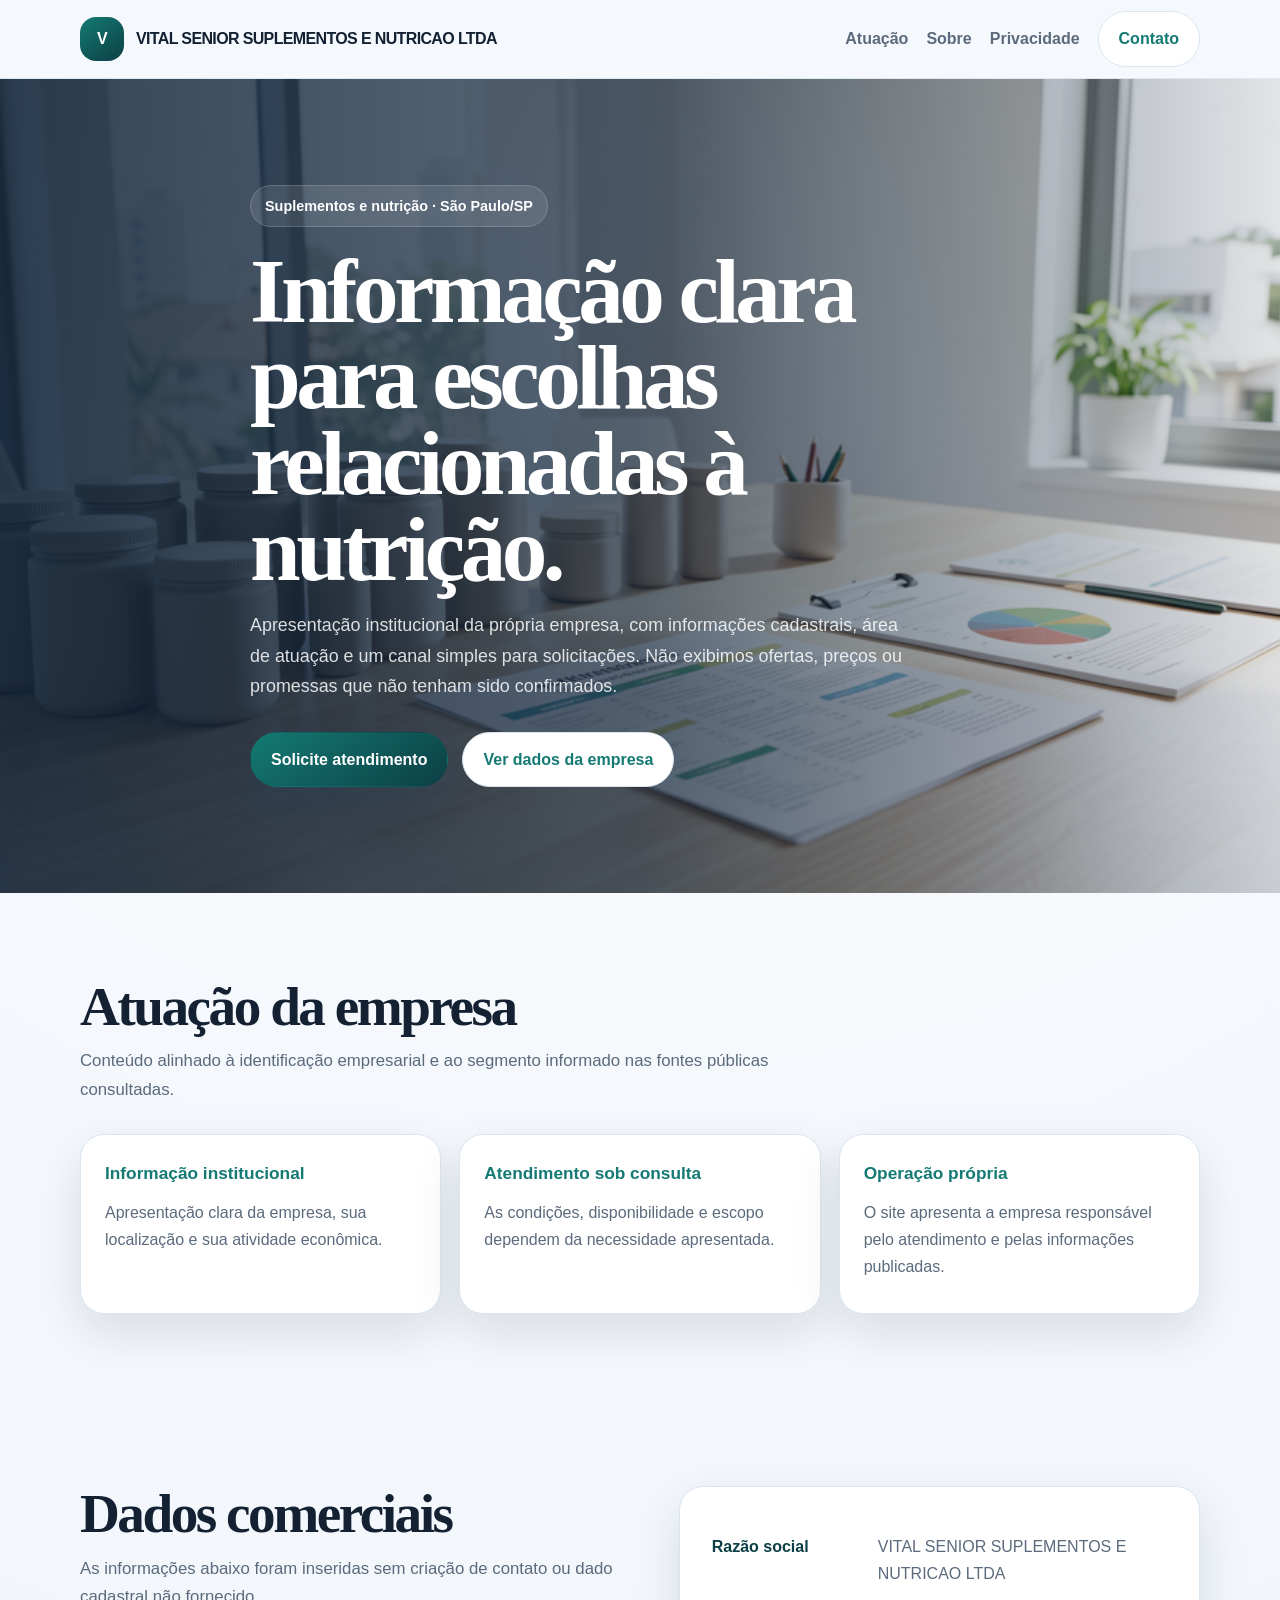
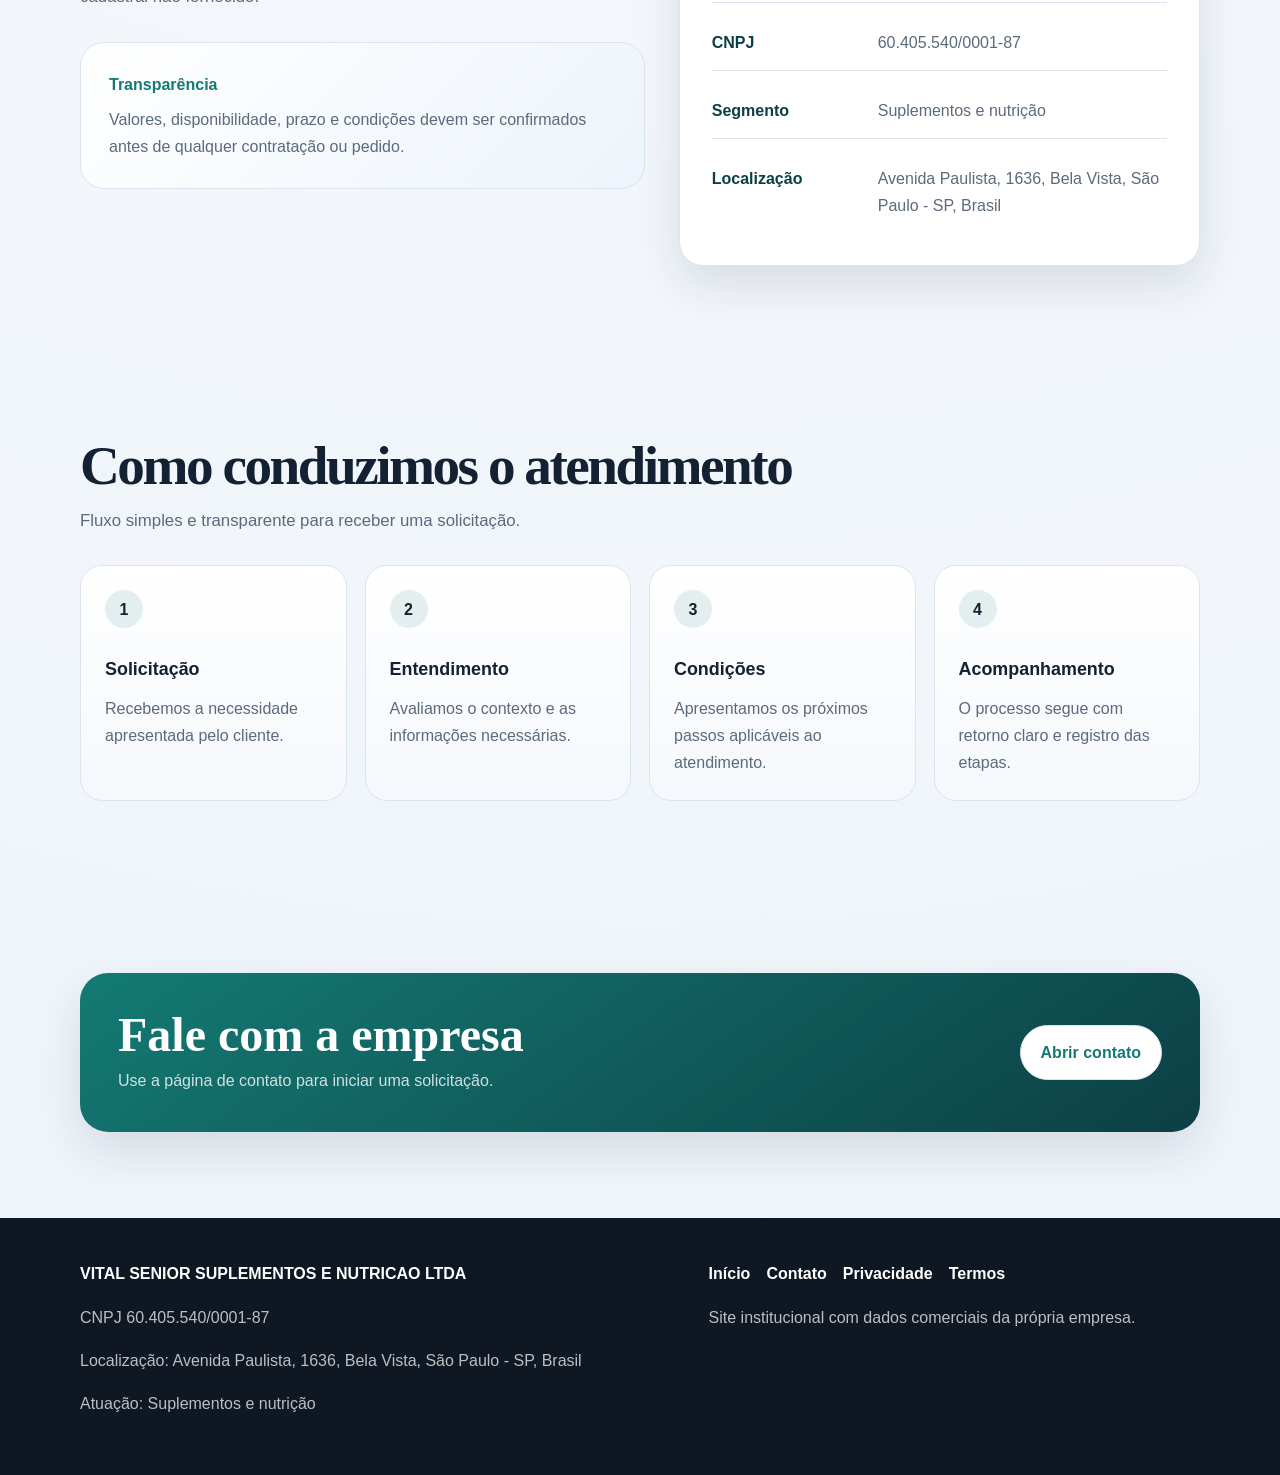
<file: index.html>
<!DOCTYPE html><html lang="pt-BR"><head><meta charset="UTF-8"><meta name="viewport" content="width=device-width, initial-scale=1.0"><meta name="description" content="VITAL SENIOR SUPLEMENTOS E NUTRICAO LTDA — Suplementos e nutrição."><title>Início — VITAL SENIOR SUPLEMENTOS E NUTRICAO LTDA</title><link rel="stylesheet" href="styles.css"></head><body><header class="header"><div class="container header-inner"><a class="logo" href="index.html"><span class="mark">V</span><span>VITAL SENIOR SUPLEMENTOS E NUTRICAO LTDA</span></a><nav class="nav"><a href="index.html#atuacao">Atuação</a><a href="index.html#sobre">Sobre</a><a href="privacy.html">Privacidade</a><a href="contact.html" class="btn btn-secondary">Contato</a></nav></div></header><main><section class="hero"><img src="images/banner.png" alt="Imagem institucional relacionada à atuação da empresa" loading="eager"><div class="container hero-content"><span class="eyebrow">Suplementos e nutrição · São Paulo/SP</span><h1>Informação clara para escolhas relacionadas à nutrição.</h1><p>Apresentação institucional da própria empresa, com informações cadastrais, área de atuação e um canal simples para solicitações. Não exibimos ofertas, preços ou promessas que não tenham sido confirmados.</p><div class="hero-actions"><a class="btn btn-primary" href="contact.html">Solicite atendimento</a><a class="btn btn-secondary" href="#sobre">Ver dados da empresa</a></div></div></section><section class="section" id="atuacao"><div class="container"><div class="section-head"><h2>Atuação da empresa</h2><p>Conteúdo alinhado à identificação empresarial e ao segmento informado nas fontes públicas consultadas.</p></div><div class="grid services"><article class="service"><strong>Informação institucional</strong><p>Apresentação clara da empresa, sua localização e sua atividade econômica.</p></article><article class="service"><strong>Atendimento sob consulta</strong><p>As condições, disponibilidade e escopo dependem da necessidade apresentada.</p></article><article class="service"><strong>Operação própria</strong><p>O site apresenta a empresa responsável pelo atendimento e pelas informações publicadas.</p></article></div></div></section><section class="section" id="sobre"><div class="container split"><div><div class="section-head"><h2>Dados comerciais</h2><p>As informações abaixo foram inseridas sem criação de contato ou dado cadastral não fornecido.</p></div><div class="notice"><strong>Transparência</strong><p>Valores, disponibilidade, prazo e condições devem ser confirmados antes de qualquer contratação ou pedido.</p></div></div><aside class="panel"><div class="facts"><div class="fact"><span>Razão social</span><p>VITAL SENIOR SUPLEMENTOS E NUTRICAO LTDA</p></div><div class="fact"><span>CNPJ</span><p>60.405.540/0001-87</p></div><div class="fact"><span>Segmento</span><p>Suplementos e nutrição</p></div><div class="fact"><span>Localização</span><p>Avenida Paulista, 1636, Bela Vista, São Paulo - SP, Brasil</p></div></div></aside></div></section><section class="section"><div class="container"><div class="section-head"><h2>Como conduzimos o atendimento</h2><p>Fluxo simples e transparente para receber uma solicitação.</p></div><div class="grid process"><article class="step"><b>1</b><h3>Solicitação</h3><p>Recebemos a necessidade apresentada pelo cliente.</p></article><article class="step"><b>2</b><h3>Entendimento</h3><p>Avaliamos o contexto e as informações necessárias.</p></article><article class="step"><b>3</b><h3>Condições</h3><p>Apresentamos os próximos passos aplicáveis ao atendimento.</p></article><article class="step"><b>4</b><h3>Acompanhamento</h3><p>O processo segue com retorno claro e registro das etapas.</p></article></div></div></section><section class="section"><div class="container cta-band"><div><h2>Fale com a empresa</h2><p>Use a página de contato para iniciar uma solicitação.</p></div><a class="btn btn-secondary" href="contact.html">Abrir contato</a></div></section></main><footer class="footer"><div class="container footer-grid"><div><strong>VITAL SENIOR SUPLEMENTOS E NUTRICAO LTDA</strong><p>CNPJ 60.405.540/0001-87</p><p>Localização: Avenida Paulista, 1636, Bela Vista, São Paulo - SP, Brasil</p><p>Atuação: Suplementos e nutrição</p></div><div><div class="links"><a href="index.html">Início</a><a href="contact.html">Contato</a><a href="privacy.html">Privacidade</a><a href="terms.html">Termos</a></div><p>Site institucional com dados comerciais da própria empresa.</p></div></div></footer></body></html>
</file>
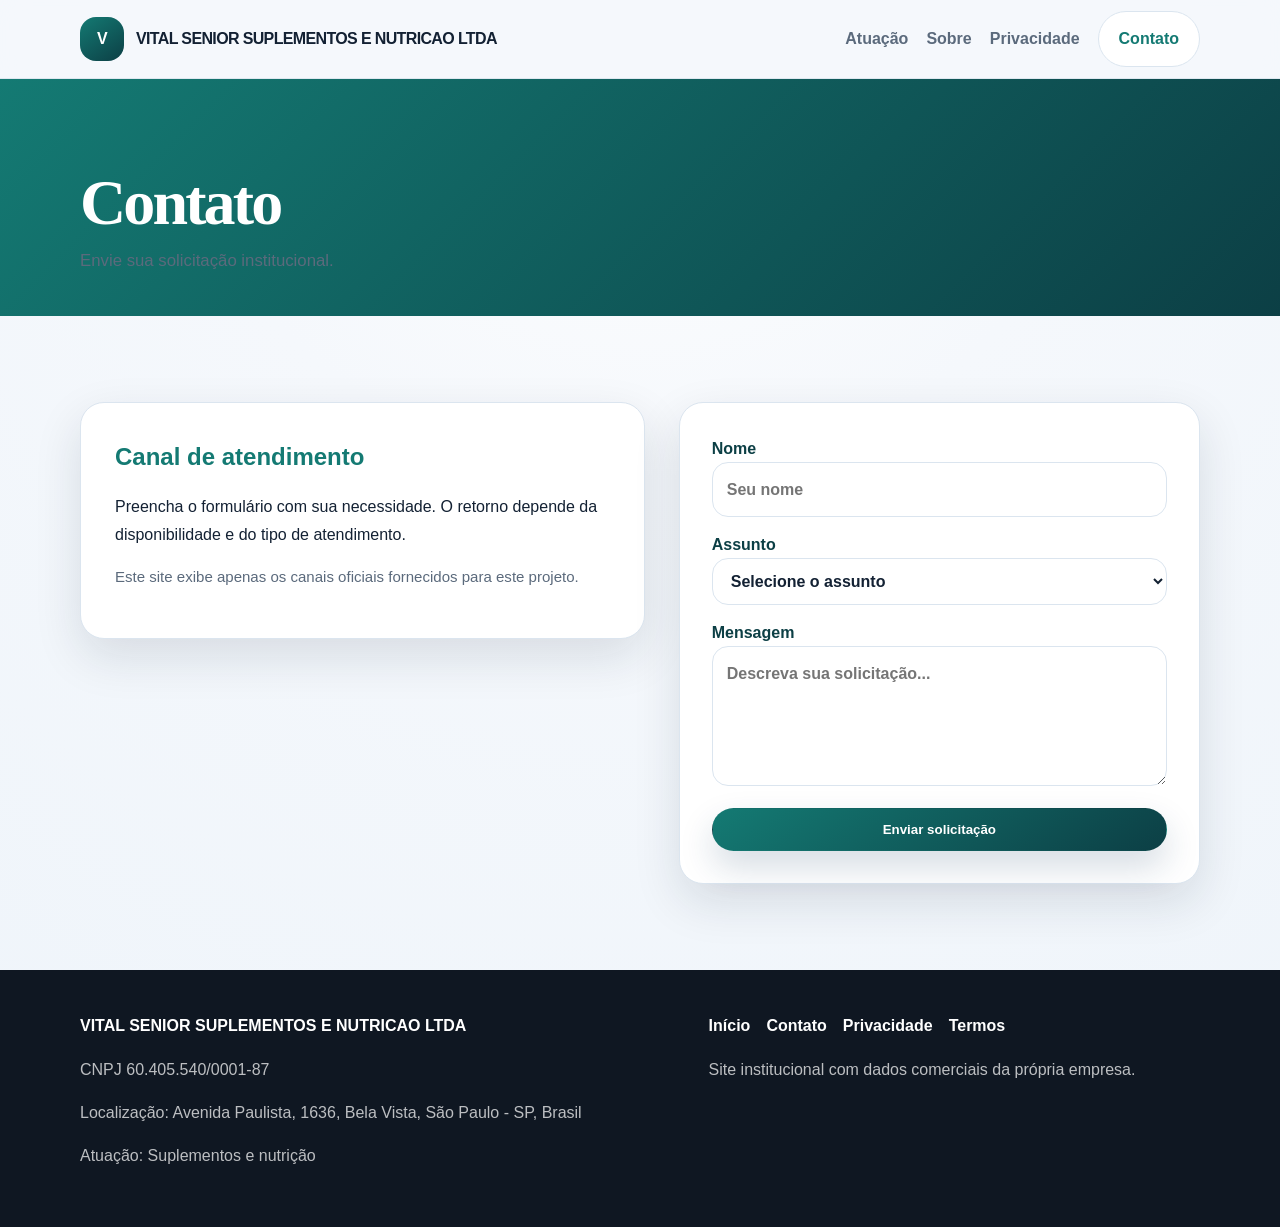
<file: contact.html>
<!DOCTYPE html><html lang="pt-BR"><head><meta charset="UTF-8"><meta name="viewport" content="width=device-width, initial-scale=1.0"><meta name="description" content="VITAL SENIOR SUPLEMENTOS E NUTRICAO LTDA — Suplementos e nutrição."><title>Contato — VITAL SENIOR SUPLEMENTOS E NUTRICAO LTDA</title><link rel="stylesheet" href="styles.css"></head><body><header class="header"><div class="container header-inner"><a class="logo" href="index.html"><span class="mark">V</span><span>VITAL SENIOR SUPLEMENTOS E NUTRICAO LTDA</span></a><nav class="nav"><a href="index.html#atuacao">Atuação</a><a href="index.html#sobre">Sobre</a><a href="privacy.html">Privacidade</a><a href="contact.html" class="btn btn-secondary">Contato</a></nav></div></header><main><section class="page-hero"><div class="container"><h1>Contato</h1><p>Envie sua solicitação institucional.</p></div></section><section class="section"><div class="container split"><div class="content"><h2>Canal de atendimento</h2><p>Preencha o formulário com sua necessidade. O retorno depende da disponibilidade e do tipo de atendimento.</p><p class="small">Este site exibe apenas os canais oficiais fornecidos para este projeto.</p></div><form class="panel form"><label>Nome<input name="nome" placeholder="Seu nome"></label><label>Assunto<select name="assunto"><option>Selecione o assunto</option><option>Informações sobre a empresa</option><option>Produtos ou serviços</option><option>Outro</option></select></label><label>Mensagem<textarea name="mensagem" placeholder="Descreva sua solicitação..."></textarea></label><button class="btn btn-primary" type="submit">Enviar solicitação</button></form></div></section></main><footer class="footer"><div class="container footer-grid"><div><strong>VITAL SENIOR SUPLEMENTOS E NUTRICAO LTDA</strong><p>CNPJ 60.405.540/0001-87</p><p>Localização: Avenida Paulista, 1636, Bela Vista, São Paulo - SP, Brasil</p><p>Atuação: Suplementos e nutrição</p></div><div><div class="links"><a href="index.html">Início</a><a href="contact.html">Contato</a><a href="privacy.html">Privacidade</a><a href="terms.html">Termos</a></div><p>Site institucional com dados comerciais da própria empresa.</p></div></div></footer></body></html>
</file>
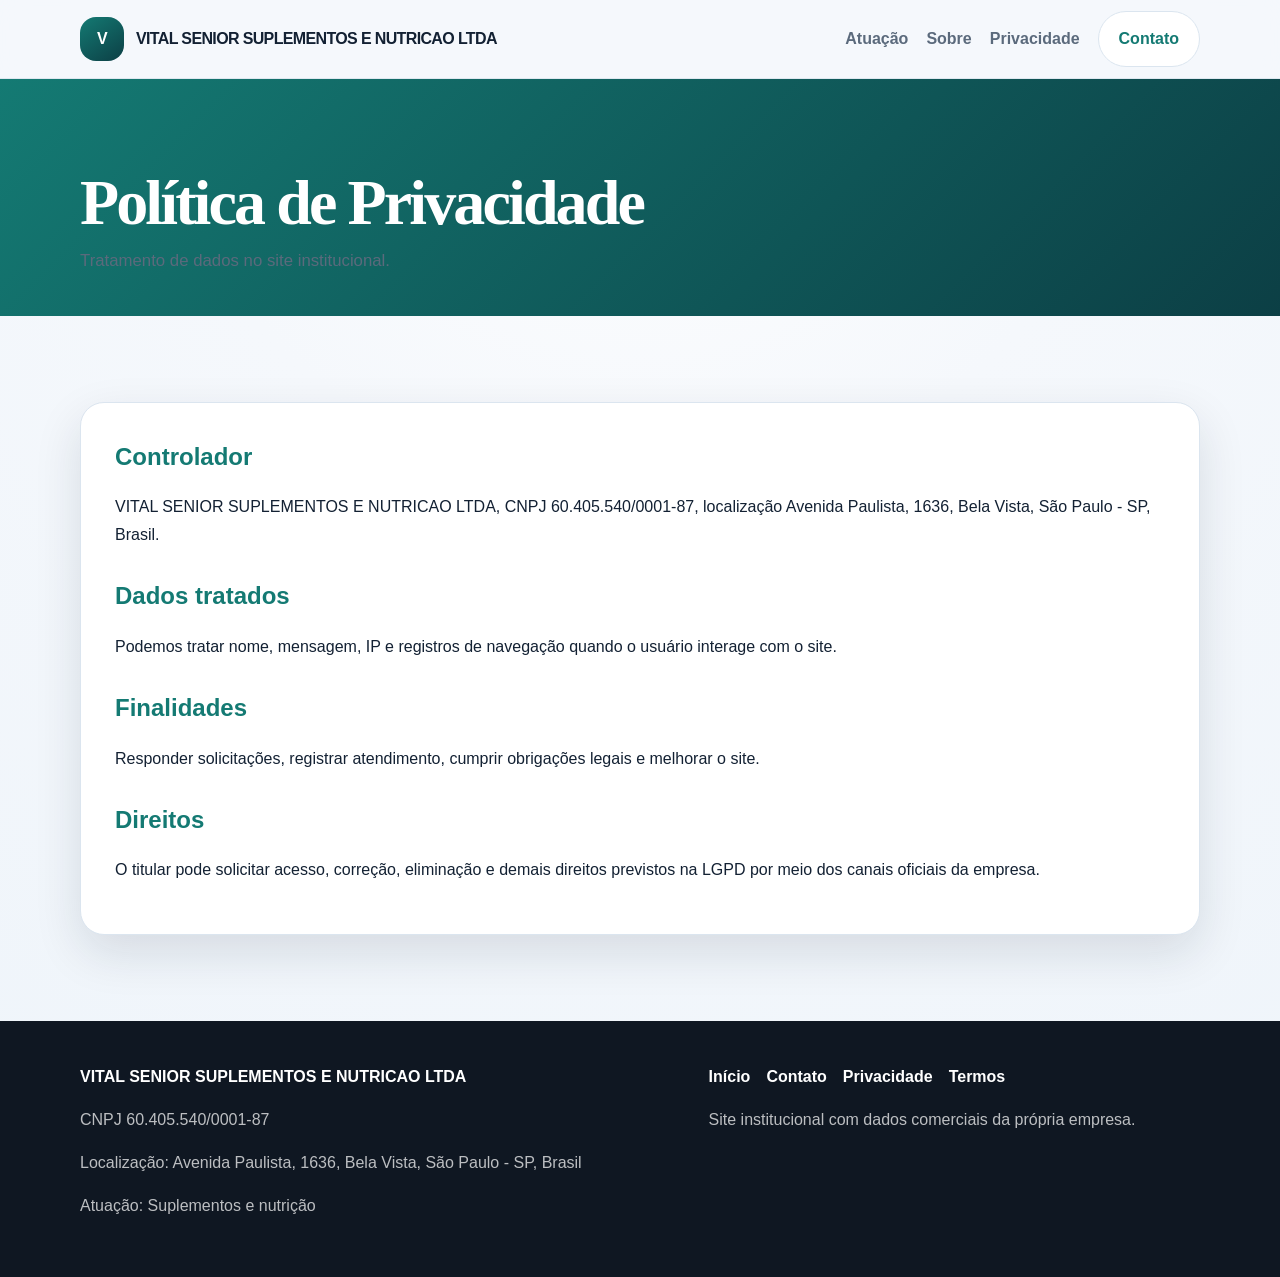
<file: privacy.html>
<!DOCTYPE html><html lang="pt-BR"><head><meta charset="UTF-8"><meta name="viewport" content="width=device-width, initial-scale=1.0"><meta name="description" content="VITAL SENIOR SUPLEMENTOS E NUTRICAO LTDA — Suplementos e nutrição."><title>Privacidade — VITAL SENIOR SUPLEMENTOS E NUTRICAO LTDA</title><link rel="stylesheet" href="styles.css"></head><body><header class="header"><div class="container header-inner"><a class="logo" href="index.html"><span class="mark">V</span><span>VITAL SENIOR SUPLEMENTOS E NUTRICAO LTDA</span></a><nav class="nav"><a href="index.html#atuacao">Atuação</a><a href="index.html#sobre">Sobre</a><a href="privacy.html">Privacidade</a><a href="contact.html" class="btn btn-secondary">Contato</a></nav></div></header><main><section class="page-hero"><div class="container"><h1>Política de Privacidade</h1><p>Tratamento de dados no site institucional.</p></div></section><section class="section"><div class="container content"><h2>Controlador</h2><p>VITAL SENIOR SUPLEMENTOS E NUTRICAO LTDA, CNPJ 60.405.540/0001-87, localização Avenida Paulista, 1636, Bela Vista, São Paulo - SP, Brasil.</p><h2>Dados tratados</h2><p>Podemos tratar nome, mensagem, IP e registros de navegação quando o usuário interage com o site.</p><h2>Finalidades</h2><p>Responder solicitações, registrar atendimento, cumprir obrigações legais e melhorar o site.</p><h2>Direitos</h2><p>O titular pode solicitar acesso, correção, eliminação e demais direitos previstos na LGPD por meio dos canais oficiais da empresa.</p></div></section></main><footer class="footer"><div class="container footer-grid"><div><strong>VITAL SENIOR SUPLEMENTOS E NUTRICAO LTDA</strong><p>CNPJ 60.405.540/0001-87</p><p>Localização: Avenida Paulista, 1636, Bela Vista, São Paulo - SP, Brasil</p><p>Atuação: Suplementos e nutrição</p></div><div><div class="links"><a href="index.html">Início</a><a href="contact.html">Contato</a><a href="privacy.html">Privacidade</a><a href="terms.html">Termos</a></div><p>Site institucional com dados comerciais da própria empresa.</p></div></div></footer></body></html>
</file>
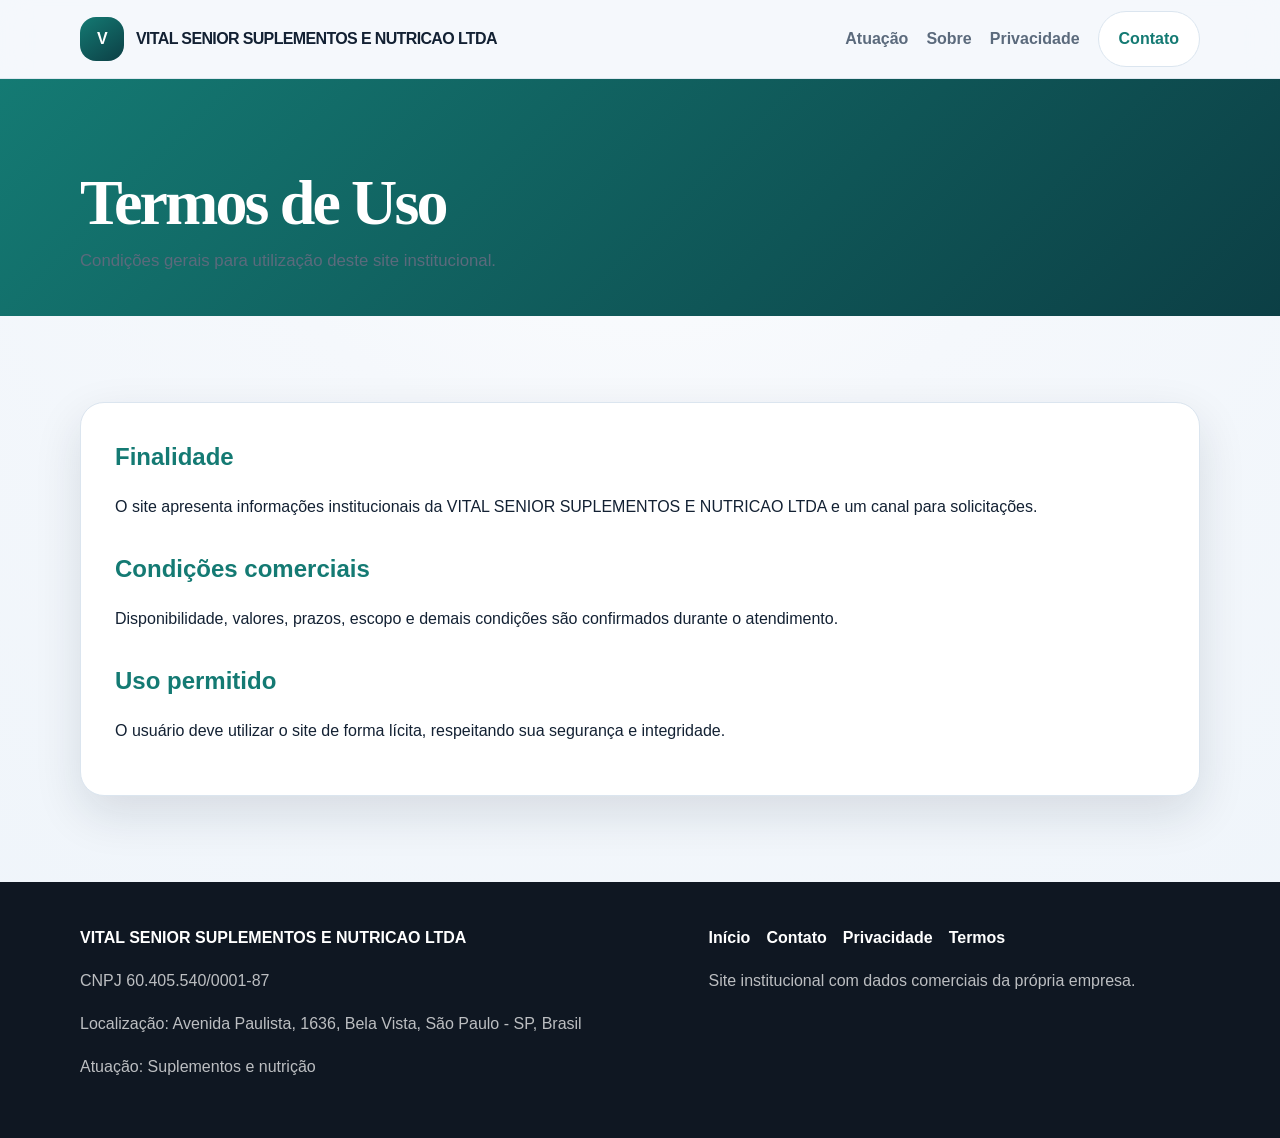
<file: terms.html>
<!DOCTYPE html><html lang="pt-BR"><head><meta charset="UTF-8"><meta name="viewport" content="width=device-width, initial-scale=1.0"><meta name="description" content="VITAL SENIOR SUPLEMENTOS E NUTRICAO LTDA — Suplementos e nutrição."><title>Termos — VITAL SENIOR SUPLEMENTOS E NUTRICAO LTDA</title><link rel="stylesheet" href="styles.css"></head><body><header class="header"><div class="container header-inner"><a class="logo" href="index.html"><span class="mark">V</span><span>VITAL SENIOR SUPLEMENTOS E NUTRICAO LTDA</span></a><nav class="nav"><a href="index.html#atuacao">Atuação</a><a href="index.html#sobre">Sobre</a><a href="privacy.html">Privacidade</a><a href="contact.html" class="btn btn-secondary">Contato</a></nav></div></header><main><section class="page-hero"><div class="container"><h1>Termos de Uso</h1><p>Condições gerais para utilização deste site institucional.</p></div></section><section class="section"><div class="container content"><h2>Finalidade</h2><p>O site apresenta informações institucionais da VITAL SENIOR SUPLEMENTOS E NUTRICAO LTDA e um canal para solicitações.</p><h2>Condições comerciais</h2><p>Disponibilidade, valores, prazos, escopo e demais condições são confirmados durante o atendimento.</p><h2>Uso permitido</h2><p>O usuário deve utilizar o site de forma lícita, respeitando sua segurança e integridade.</p></div></section></main><footer class="footer"><div class="container footer-grid"><div><strong>VITAL SENIOR SUPLEMENTOS E NUTRICAO LTDA</strong><p>CNPJ 60.405.540/0001-87</p><p>Localização: Avenida Paulista, 1636, Bela Vista, São Paulo - SP, Brasil</p><p>Atuação: Suplementos e nutrição</p></div><div><div class="links"><a href="index.html">Início</a><a href="contact.html">Contato</a><a href="privacy.html">Privacidade</a><a href="terms.html">Termos</a></div><p>Site institucional com dados comerciais da própria empresa.</p></div></div></footer></body></html>
</file>
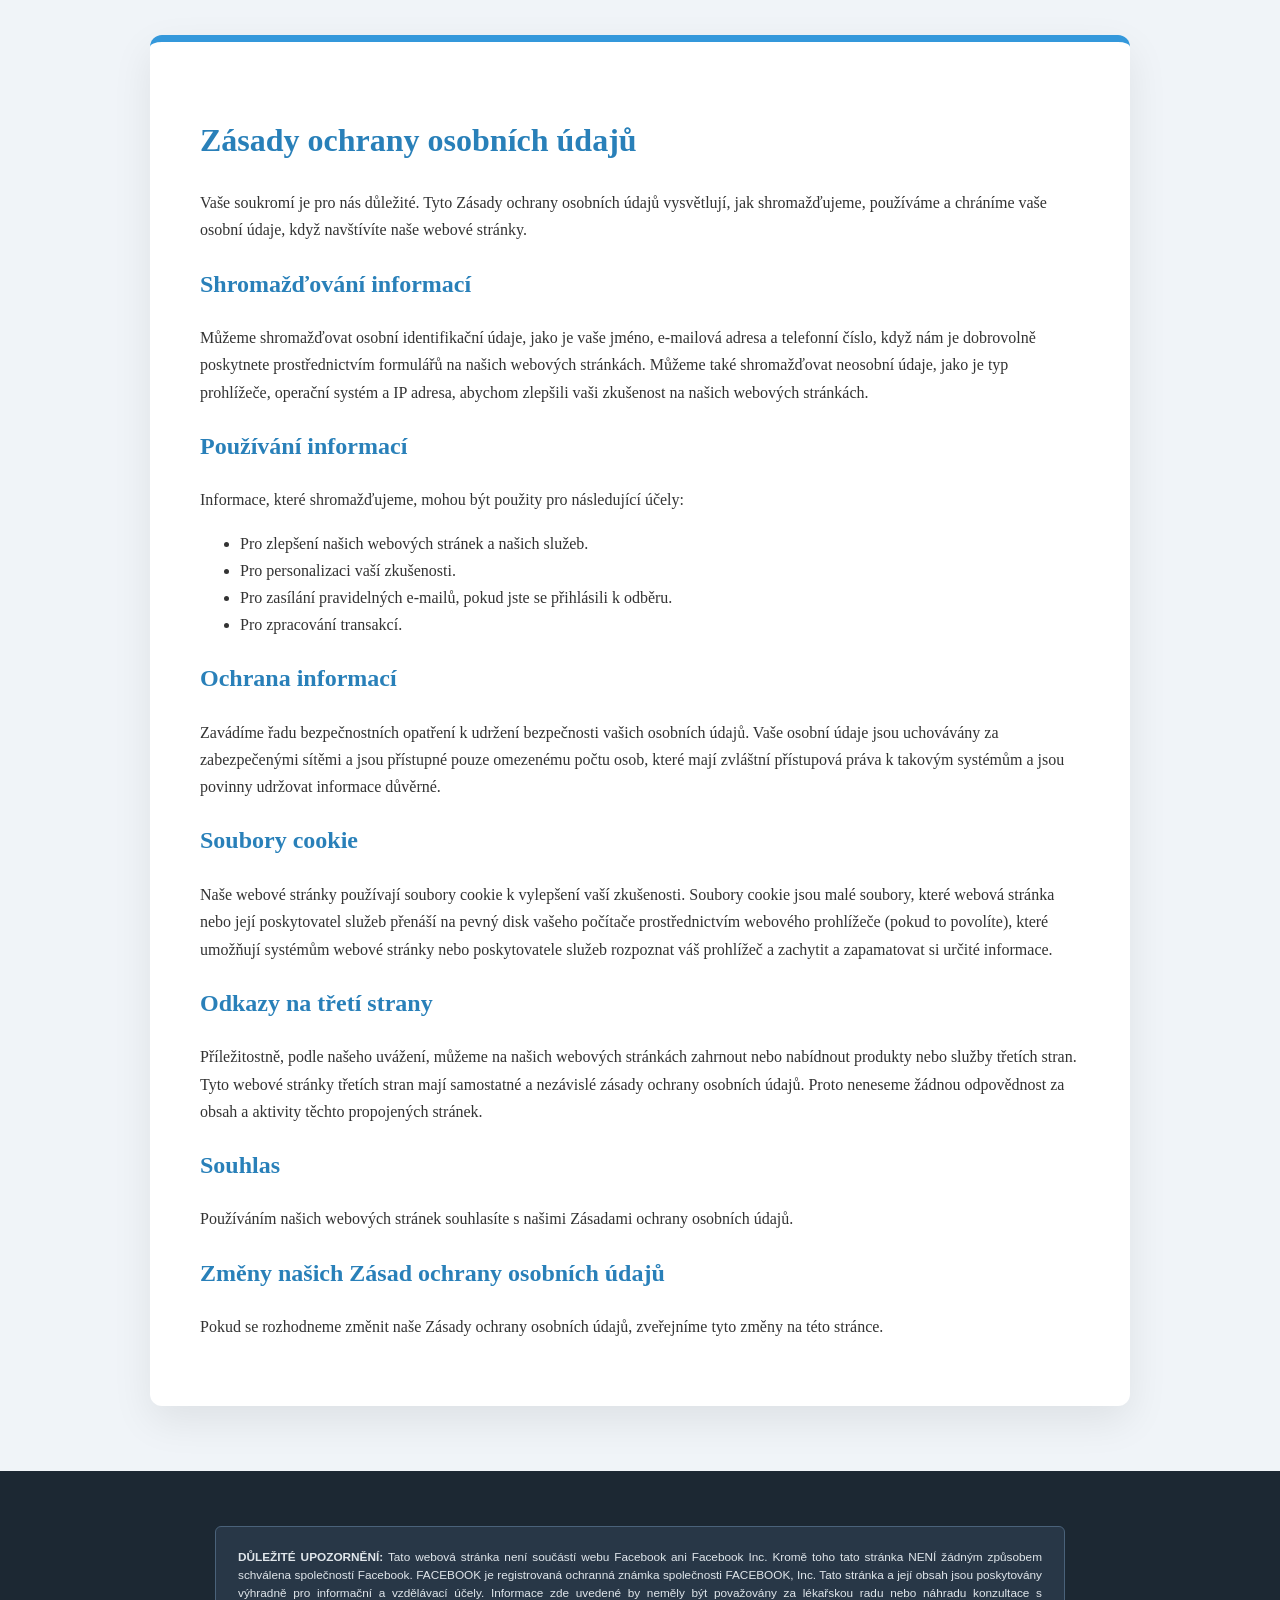
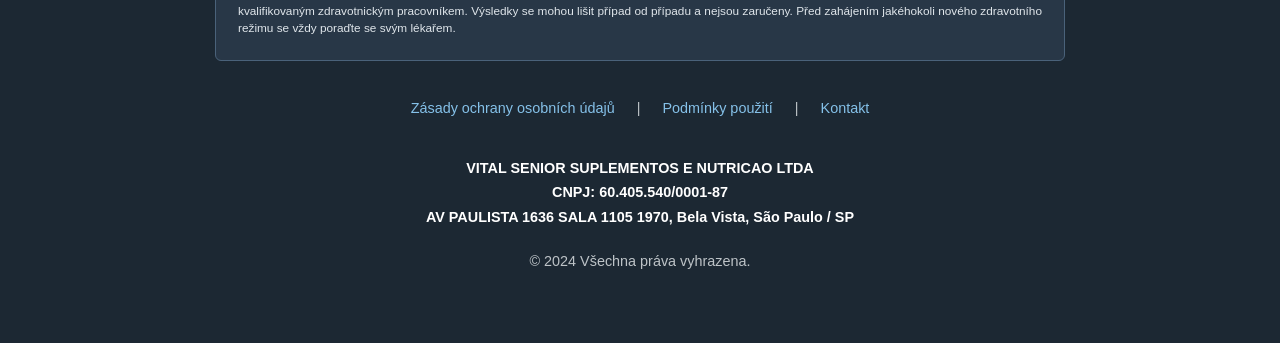
<file: pre/privacy.html>
<!DOCTYPE html>
<html lang="cs">
<head>
    <meta charset="UTF-8">
    <meta name="viewport" content="width=device-width, initial-scale=1.0">
    <title>Zásady ochrany osobních údajů</title>
    <style>
        body {
            font-family: 'Georgia', serif;
            margin: 0;
            padding: 0;
            background-color: #f0f4f8;
            color: #333;
            line-height: 1.7;
        }
        .container {
            max-width: 880px;
            margin: 35px auto;
            background-color: #ffffff;
            padding: 50px;
            border-radius: 12px;
            box-shadow: 0 15px 40px rgba(0, 0, 0, 0.08);
            border-top: 7px solid #3498db;
        }
        h1, h2 {
            color: #2980b9;
            font-weight: bold;
        }
        .footer {
            background-color: #1c2833;
            color: #bdc3c7;
            text-align: center;
            padding: 55px 25px;
            font-size: 0.9em;
            margin-top: 65px;
            font-family: 'Arial', sans-serif;
        }
        .footer-content {
            max-width: 850px;
            margin: 0 auto;
        }
        .disclaimer-box {
            border: 1px solid #4a627a;
            padding: 22px;
            margin-bottom: 35px;
            text-align: justify;
            font-size: 0.82em;
            line-height: 1.5;
            background-color: #283747;
            color: #e0e6eb;
            border-radius: 6px;
        }
        .footer a {
            color: #85c1e9;
            text-decoration: none;
            margin: 0 18px;
        }
        .footer a:hover {
            text-decoration: underline;
            color: #aed6f1;
        }
        .company-info {
            margin-top: 35px;
            font-weight: bold;
            color: #ffffff;
        }
        @media (max-width: 768px) {
            .container {
                margin: 15px;
                padding: 30px;
            }
        }
        @media (max-width: 480px) {
            .container {
                margin: 0;
                padding: 20px;
                border-radius: 0;
                border-top: none;
            }
        }
    </style>
</head>
<body>
    <div class="container">
        <h1>Zásady ochrany osobních údajů</h1>
        <p>Vaše soukromí je pro nás důležité. Tyto Zásady ochrany osobních údajů vysvětlují, jak shromažďujeme, používáme a chráníme vaše osobní údaje, když navštívíte naše webové stránky.</p>

        <h2>Shromažďování informací</h2>
        <p>Můžeme shromažďovat osobní identifikační údaje, jako je vaše jméno, e-mailová adresa a telefonní číslo, když nám je dobrovolně poskytnete prostřednictvím formulářů na našich webových stránkách. Můžeme také shromažďovat neosobní údaje, jako je typ prohlížeče, operační systém a IP adresa, abychom zlepšili vaši zkušenost na našich webových stránkách.</p>

        <h2>Používání informací</h2>
        <p>Informace, které shromažďujeme, mohou být použity pro následující účely:</p>
        <ul>
            <li>Pro zlepšení našich webových stránek a našich služeb.</li>
            <li>Pro personalizaci vaší zkušenosti.</li>
            <li>Pro zasílání pravidelných e-mailů, pokud jste se přihlásili k odběru.</li>
            <li>Pro zpracování transakcí.</li>
        </ul>

        <h2>Ochrana informací</h2>
        <p>Zavádíme řadu bezpečnostních opatření k udržení bezpečnosti vašich osobních údajů. Vaše osobní údaje jsou uchovávány za zabezpečenými sítěmi a jsou přístupné pouze omezenému počtu osob, které mají zvláštní přístupová práva k takovým systémům a jsou povinny udržovat informace důvěrné.</p>

        <h2>Soubory cookie</h2>
        <p>Naše webové stránky používají soubory cookie k vylepšení vaší zkušenosti. Soubory cookie jsou malé soubory, které webová stránka nebo její poskytovatel služeb přenáší na pevný disk vašeho počítače prostřednictvím webového prohlížeče (pokud to povolíte), které umožňují systémům webové stránky nebo poskytovatele služeb rozpoznat váš prohlížeč a zachytit a zapamatovat si určité informace.</p>

        <h2>Odkazy na třetí strany</h2>
        <p>Příležitostně, podle našeho uvážení, můžeme na našich webových stránkách zahrnout nebo nabídnout produkty nebo služby třetích stran. Tyto webové stránky třetích stran mají samostatné a nezávislé zásady ochrany osobních údajů. Proto neneseme žádnou odpovědnost za obsah a aktivity těchto propojených stránek.</p>

        <h2>Souhlas</h2>
        <p>Používáním našich webových stránek souhlasíte s našimi Zásadami ochrany osobních údajů.</p>

        <h2>Změny našich Zásad ochrany osobních údajů</h2>
        <p>Pokud se rozhodneme změnit naše Zásady ochrany osobních údajů, zveřejníme tyto změny na této stránce.</p>
    </div>
    
    <div class="footer">
        <div class="footer-content">
            <div class="disclaimer-box">
                <strong>DŮLEŽITÉ UPOZORNĚNÍ:</strong> Tato webová stránka není součástí webu Facebook ani Facebook Inc. Kromě toho tato stránka NENÍ žádným způsobem schválena společností Facebook. FACEBOOK je registrovaná ochranná známka společnosti FACEBOOK, Inc. Tato stránka a její obsah jsou poskytovány výhradně pro informační a vzdělávací účely. Informace zde uvedené by neměly být považovány za lékařskou radu nebo náhradu konzultace s kvalifikovaným zdravotnickým pracovníkem. Výsledky se mohou lišit případ od případu a nejsou zaručeny. Před zahájením jakéhokoli nového zdravotního režimu se vždy poraďte se svým lékařem.
            </div>
            
            <p>
                <a href="./privacy.html">Zásady ochrany osobních údajů</a> | 
                <a href="./terms.html">Podmínky použití</a> | 
                <a href="mailto:contato@vitalsenior.com.br">Kontakt</a>
            </p>
            
            <div class="company-info">
                VITAL SENIOR SUPLEMENTOS E NUTRICAO LTDA<br>
                CNPJ: 60.405.540/0001-87<br>
                AV PAULISTA 1636 SALA 1105 1970, Bela Vista, São Paulo / SP
            </div>
            
            <p style="margin-top: 20px;">&copy; 2024 Všechna práva vyhrazena.</p>
        </div>
    </div>
</body>
</html>
</file>
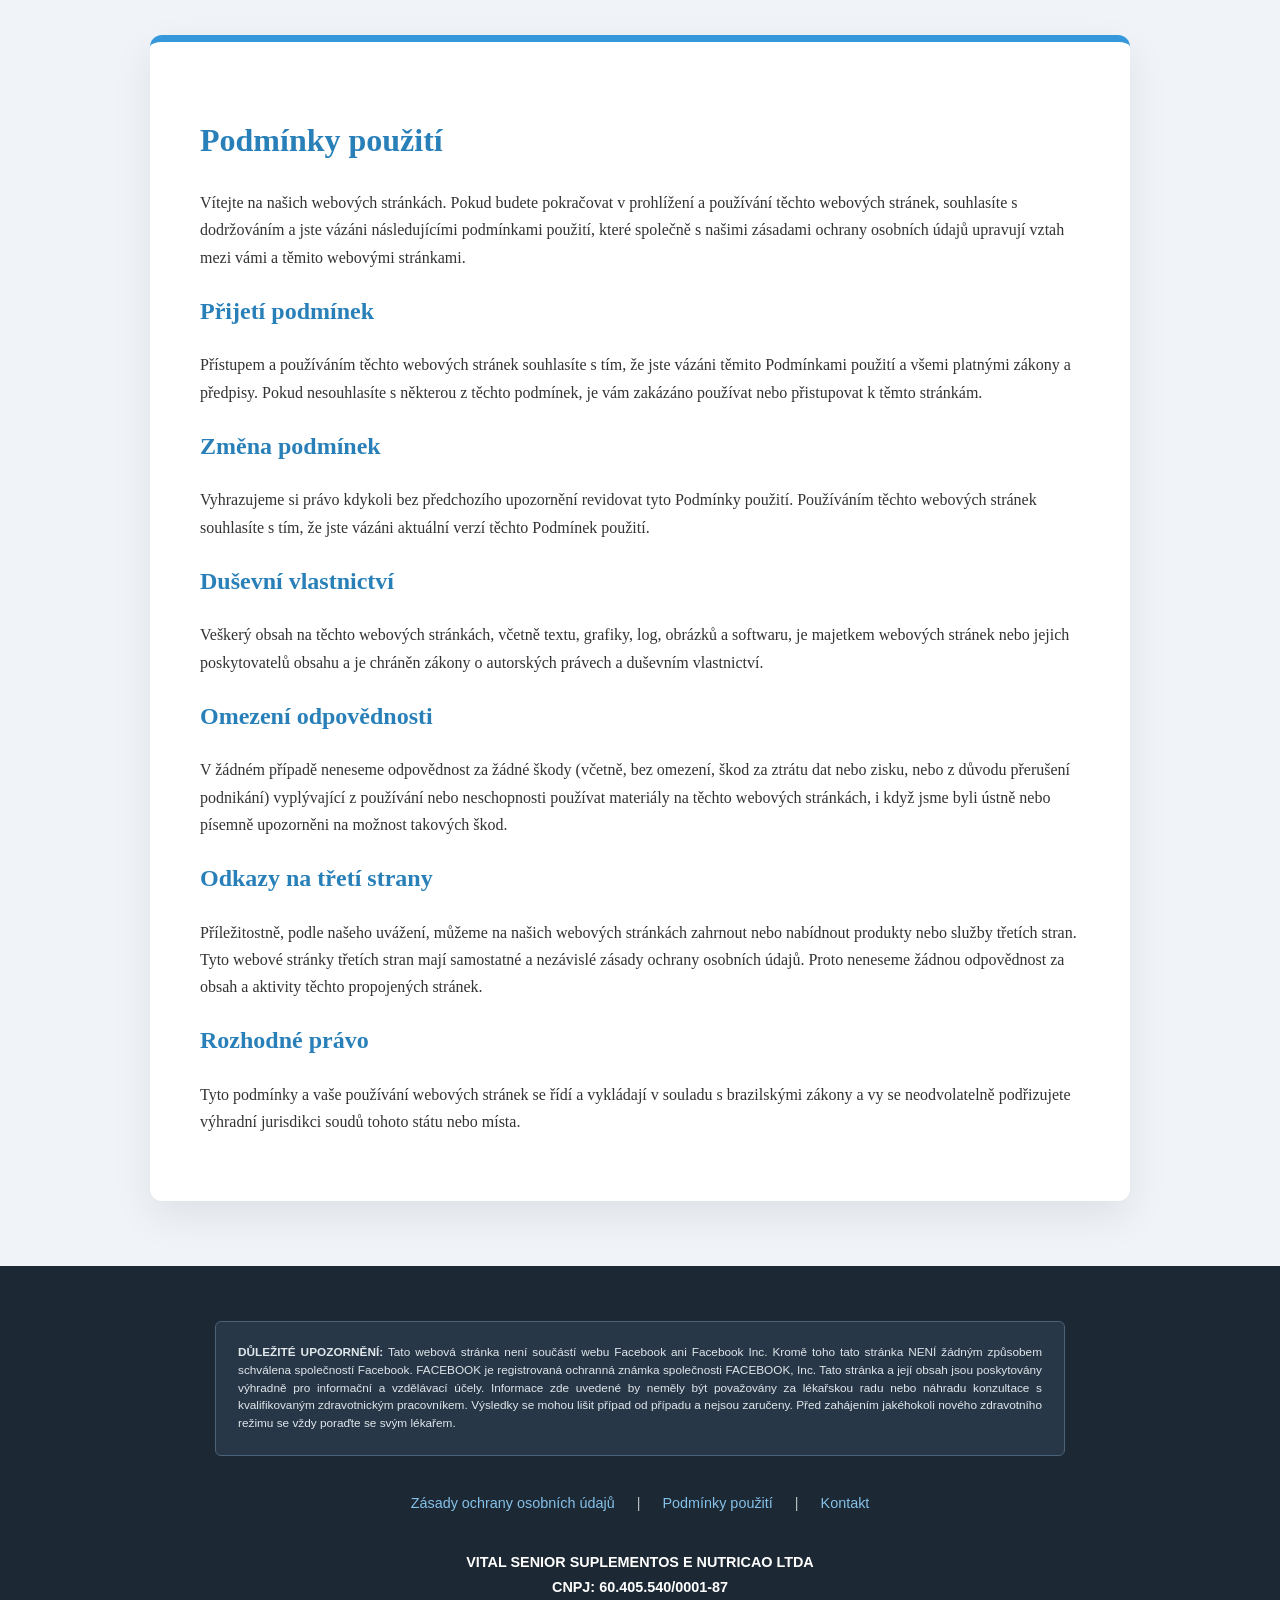
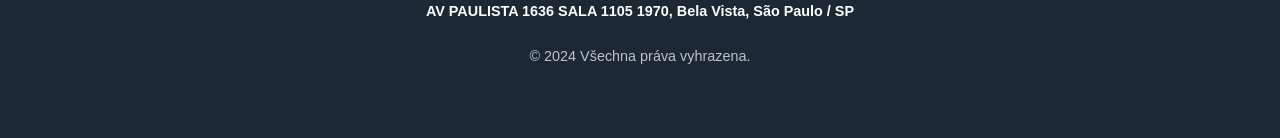
<file: pre/terms.html>
<!DOCTYPE html>
<html lang="cs">
<head>
    <meta charset="UTF-8">
    <meta name="viewport" content="width=device-width, initial-scale=1.0">
    <title>Podmínky použití</title>
    <style>
        body {
            font-family: 'Georgia', serif;
            margin: 0;
            padding: 0;
            background-color: #f0f4f8;
            color: #333;
            line-height: 1.7;
        }
        .container {
            max-width: 880px;
            margin: 35px auto;
            background-color: #ffffff;
            padding: 50px;
            border-radius: 12px;
            box-shadow: 0 15px 40px rgba(0, 0, 0, 0.08);
            border-top: 7px solid #3498db;
        }
        h1, h2 {
            color: #2980b9;
            font-weight: bold;
        }
        .footer {
            background-color: #1c2833;
            color: #bdc3c7;
            text-align: center;
            padding: 55px 25px;
            font-size: 0.9em;
            margin-top: 65px;
            font-family: 'Arial', sans-serif;
        }
        .footer-content {
            max-width: 850px;
            margin: 0 auto;
        }
        .disclaimer-box {
            border: 1px solid #4a627a;
            padding: 22px;
            margin-bottom: 35px;
            text-align: justify;
            font-size: 0.82em;
            line-height: 1.5;
            background-color: #283747;
            color: #e0e6eb;
            border-radius: 6px;
        }
        .footer a {
            color: #85c1e9;
            text-decoration: none;
            margin: 0 18px;
        }
        .footer a:hover {
            text-decoration: underline;
            color: #aed6f1;
        }
        .company-info {
            margin-top: 35px;
            font-weight: bold;
            color: #ffffff;
        }
        @media (max-width: 768px) {
            .container {
                margin: 15px;
                padding: 30px;
            }
        }
        @media (max-width: 480px) {
            .container {
                margin: 0;
                padding: 20px;
                border-radius: 0;
                border-top: none;
            }
        }
    </style>
</head>
<body>
    <div class="container">
        <h1>Podmínky použití</h1>
        <p>Vítejte na našich webových stránkách. Pokud budete pokračovat v prohlížení a používání těchto webových stránek, souhlasíte s dodržováním a jste vázáni následujícími podmínkami použití, které společně s našimi zásadami ochrany osobních údajů upravují vztah mezi vámi a těmito webovými stránkami.</p>

        <h2>Přijetí podmínek</h2>
        <p>Přístupem a používáním těchto webových stránek souhlasíte s tím, že jste vázáni těmito Podmínkami použití a všemi platnými zákony a předpisy. Pokud nesouhlasíte s některou z těchto podmínek, je vám zakázáno používat nebo přistupovat k těmto stránkám.</p>

        <h2>Změna podmínek</h2>
        <p>Vyhrazujeme si právo kdykoli bez předchozího upozornění revidovat tyto Podmínky použití. Používáním těchto webových stránek souhlasíte s tím, že jste vázáni aktuální verzí těchto Podmínek použití.</p>

        <h2>Duševní vlastnictví</h2>
        <p>Veškerý obsah na těchto webových stránkách, včetně textu, grafiky, log, obrázků a softwaru, je majetkem webových stránek nebo jejich poskytovatelů obsahu a je chráněn zákony o autorských právech a duševním vlastnictví.</p>

        <h2>Omezení odpovědnosti</h2>
        <p>V žádném případě neneseme odpovědnost za žádné škody (včetně, bez omezení, škod za ztrátu dat nebo zisku, nebo z důvodu přerušení podnikání) vyplývající z používání nebo neschopnosti používat materiály na těchto webových stránkách, i když jsme byli ústně nebo písemně upozorněni na možnost takových škod.</p>

        <h2>Odkazy na třetí strany</h2>
        <p>Příležitostně, podle našeho uvážení, můžeme na našich webových stránkách zahrnout nebo nabídnout produkty nebo služby třetích stran. Tyto webové stránky třetích stran mají samostatné a nezávislé zásady ochrany osobních údajů. Proto neneseme žádnou odpovědnost za obsah a aktivity těchto propojených stránek.</p>

        <h2>Rozhodné právo</h2>
        <p>Tyto podmínky a vaše používání webových stránek se řídí a vykládají v souladu s brazilskými zákony a vy se neodvolatelně podřizujete výhradní jurisdikci soudů tohoto státu nebo místa.</p>
    </div>
    
    <div class="footer">
        <div class="footer-content">
            <div class="disclaimer-box">
                <strong>DŮLEŽITÉ UPOZORNĚNÍ:</strong> Tato webová stránka není součástí webu Facebook ani Facebook Inc. Kromě toho tato stránka NENÍ žádným způsobem schválena společností Facebook. FACEBOOK je registrovaná ochranná známka společnosti FACEBOOK, Inc. Tato stránka a její obsah jsou poskytovány výhradně pro informační a vzdělávací účely. Informace zde uvedené by neměly být považovány za lékařskou radu nebo náhradu konzultace s kvalifikovaným zdravotnickým pracovníkem. Výsledky se mohou lišit případ od případu a nejsou zaručeny. Před zahájením jakéhokoli nového zdravotního režimu se vždy poraďte se svým lékařem.
            </div>
            
            <p>
                <a href="./privacy.html">Zásady ochrany osobních údajů</a> | 
                <a href="./terms.html">Podmínky použití</a> | 
                <a href="mailto:contato@vitalsenior.com.br">Kontakt</a>
            </p>
            
            <div class="company-info">
                VITAL SENIOR SUPLEMENTOS E NUTRICAO LTDA<br>
                CNPJ: 60.405.540/0001-87<br>
                AV PAULISTA 1636 SALA 1105 1970, Bela Vista, São Paulo / SP
            </div>
            
            <p style="margin-top: 20px;">&copy; 2024 Všechna práva vyhrazena.</p>
        </div>
    </div>
</body>
</html>
</file>
<file: styles.css>
:root{--bg:#f5f8fc;--surface:#fff;--ink:#132133;--muted:#5b6a7c;--brand:#147a73;--brand-2:#0c3f45;--line:#dbe5ef;--shadow:0 18px 48px rgba(19,33,51,.12);--radius:24px;--container:min(1120px,calc(100% - 40px))}*{box-sizing:border-box}html{scroll-behavior:smooth}body{margin:0;background:radial-gradient(circle at top,#fff 0%,var(--bg) 35%,#eef4fa 100%);color:var(--ink);font-family:Arial,Helvetica,sans-serif;line-height:1.7}img{display:block;max-width:100%;height:auto}a{color:inherit;text-decoration:none}.container{width:var(--container);margin:0 auto}.header{position:sticky;top:0;z-index:10;background:rgba(245,248,252,.92);backdrop-filter:blur(14px);border-bottom:1px solid rgba(219,229,239,.85)}.header-inner{min-height:78px;display:flex;align-items:center;justify-content:space-between;gap:24px}.logo{display:flex;align-items:center;gap:12px;font-weight:900;letter-spacing:-.04em}.mark{width:44px;height:44px;border-radius:16px;display:grid;place-items:center;background:linear-gradient(145deg,var(--brand),var(--brand-2));color:#fff}.nav{display:flex;gap:18px;align-items:center;color:var(--muted);font-weight:700}.btn{display:inline-flex;align-items:center;justify-content:center;padding:13px 20px;border-radius:999px;font-weight:800;border:1px solid transparent;transition:.2s ease}.btn-primary{background:linear-gradient(145deg,var(--brand),var(--brand-2));color:#fff;box-shadow:0 16px 34px rgba(23,59,99,.18)}.btn-secondary{background:#fff;border-color:var(--line);color:var(--brand)}.btn:hover{transform:translateY(-1px)}.hero{position:relative;overflow:hidden;min-height:680px;display:grid;align-items:center;isolation:isolate;background:#10243a}.hero::after{content:"";position:absolute;inset:0;background:linear-gradient(90deg,rgba(16,36,58,.86),rgba(16,36,58,.68) 50%,rgba(16,36,58,.12));z-index:-1}.hero img{position:absolute;inset:0;width:100%;height:100%;object-fit:cover;z-index:-2}.hero-content{max-width:780px;color:#fff;padding:106px 0}.eyebrow{display:inline-flex;padding:8px 14px;border-radius:999px;border:1px solid rgba(255,255,255,.16);background:rgba(255,255,255,.10);font-weight:800;font-size:.9rem}.hero h1{margin:22px 0 18px;font-family:Georgia,'Times New Roman',serif;font-size:clamp(2.8rem,8vw,5.7rem);line-height:.94;letter-spacing:-.05em}.hero p{max-width:66ch;margin:0 0 30px;color:rgba(255,255,255,.84);font-size:1.12rem}.hero-actions{display:flex;gap:14px;flex-wrap:wrap}.section{padding:86px 0}.section-head{max-width:760px;margin-bottom:30px}.section-head h2,.page-hero h1{font-family:Georgia,'Times New Roman',serif;letter-spacing:-.045em}.section-head h2{margin:0 0 12px;font-size:clamp(2rem,4.4vw,3.45rem);line-height:1.02}.section-head p,.page-hero p{margin:0;color:var(--muted);font-size:1.05rem}.grid{display:grid;gap:18px}.services{grid-template-columns:repeat(3,minmax(0,1fr))}.service,.panel,.content{background:var(--surface);border:1px solid var(--line);border-radius:var(--radius);box-shadow:var(--shadow)}.service{padding:24px;min-height:180px}.service strong{display:block;color:var(--brand);font-size:1.08rem;margin-bottom:10px}.service p{margin:0;color:var(--muted)}.split{display:grid;grid-template-columns:1.04fr .96fr;gap:34px;align-items:start}.panel{padding:32px}.facts{display:grid;gap:12px}.fact{display:grid;grid-template-columns:150px 1fr;gap:16px;padding:14px 0;border-bottom:1px solid var(--line)}.fact:last-child{border-bottom:0}.fact span{font-weight:800;color:var(--brand-2)}.fact p{margin:0;color:var(--muted);overflow-wrap:anywhere}.notice{background:linear-gradient(135deg,#fff,#edf4fb);border:1px solid #dbe5ef;border-radius:var(--radius);padding:28px}.notice strong{display:block;color:var(--brand);margin-bottom:8px}.notice p{margin:0;color:var(--muted)}.process{grid-template-columns:repeat(4,minmax(0,1fr))}.step{background:linear-gradient(180deg,#fff,#f5f8fc);border-radius:22px;padding:24px;min-height:220px;border:1px solid var(--line)}.step b{display:inline-grid;place-items:center;width:38px;height:38px;border-radius:50%;background:color-mix(in srgb,var(--brand) 12%,white);margin-bottom:26px}.step h3{margin:0 0 10px;font-size:1.12rem}.step p{margin:0;color:var(--muted)}.cta-band{background:linear-gradient(145deg,var(--brand),var(--brand-2));color:#fff;border-radius:28px;padding:38px;display:flex;align-items:center;justify-content:space-between;gap:22px;box-shadow:var(--shadow)}.cta-band h2{font-family:Georgia,'Times New Roman',serif;margin:0 0 8px;font-size:clamp(1.8rem,4vw,3rem);line-height:1}.cta-band p{margin:0;color:rgba(255,255,255,.8)}.footer{padding:42px 0;background:#0f1722;color:#fff}.footer-grid{display:grid;grid-template-columns:1.1fr .9fr;gap:28px}.footer p{color:rgba(255,255,255,.72)}.footer a{color:#fff;font-weight:800}.links{display:flex;gap:16px;flex-wrap:wrap}.page-hero{padding:92px 0 40px;background:linear-gradient(135deg,var(--brand),var(--brand-2));color:#fff}.page-hero h1{margin:0 0 12px;font-size:clamp(2.1rem,5vw,4rem);line-height:1}.content{padding:34px}.content h2{margin:28px 0 12px;color:var(--brand)}.content h2:first-child{margin-top:0}.form{display:grid;gap:14px}.form label{font-weight:800;color:var(--brand-2)}.form input,.form textarea,.form select{width:100%;border:1px solid var(--line);border-radius:16px;padding:13px 14px;font:inherit;color:var(--ink);background:#fff}.form textarea{min-height:140px;resize:vertical}.small{font-size:.94rem;color:var(--muted)}@media(max-width:920px){.nav{display:none}.hero{min-height:610px}.hero-content{padding:84px 0}.split,.footer-grid,.services,.process{grid-template-columns:1fr}.fact{grid-template-columns:1fr;gap:4px}.cta-band{align-items:flex-start;flex-direction:column}.section{padding:66px 0}}
</file>
